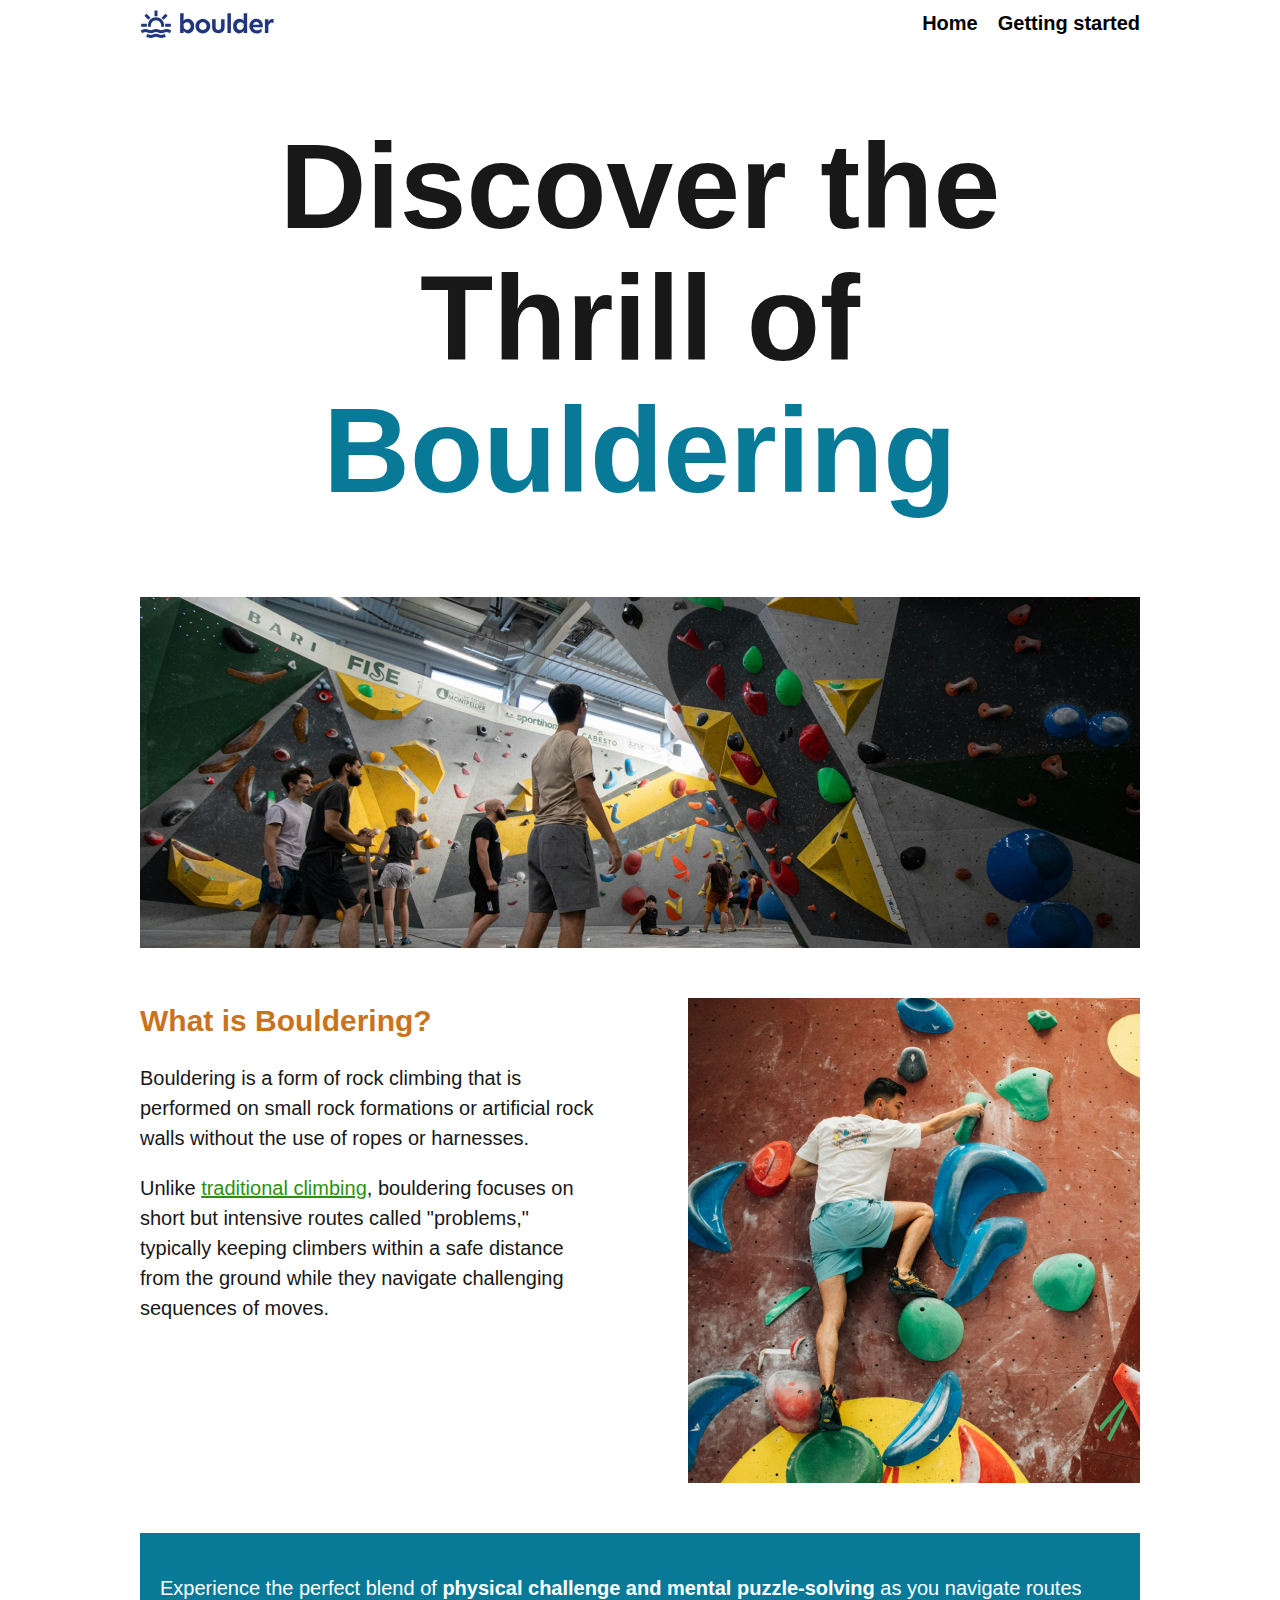
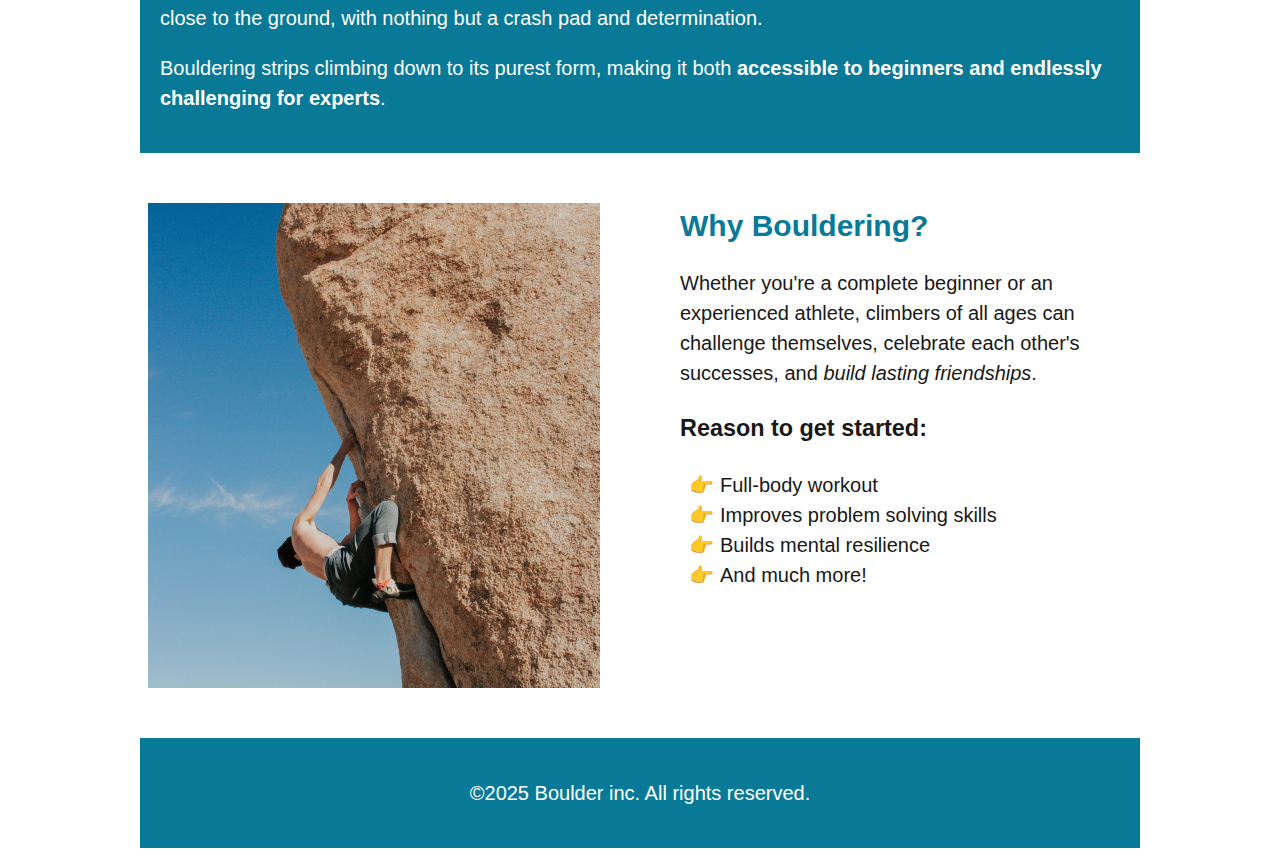
<file: index.html>
<!doctype html>

<html>

<head>
  <meta charset="UTF-8" />
  <meta name="viewport" content="width=device-width, initial-scale=1.0" />
  <title>HTML and CSS for beginners</title>
  <link rel="stylesheet" href="assets/styles/style.css" />
</head>

<body>
  <div class="wrapper">
    <header>
      <img src="assets/images/logo.svg" alt="company logo" />

      <nav class="primary-navigation" aria-label="Primary Navigation">
        <ul>
          <li>
            <a href="index.html">Home</a>
          </li>
          <li>
            <a href="getting-started-page.html">Getting started</a>
          </li>
        </ul>
      </nav>
    </header>

    <main>
      <h1>Discover the Thrill of <span class="teal-text">Bouldering</span></h1>

      <img src="assets/images/bouldering-gym.jpg" alt="a group of people in a boulder climbing gym" />

      <section>
        <div class="two-column-layout">
          <div>
            <h2>What is Bouldering?</h2>
            <p>
              Bouldering is a form of rock climbing that is performed on small rock formations or
              artificial rock walls without the use of ropes or harnesses.
            </p>
            <p>
              Unlike <a href="#">traditional climbing</a>, bouldering focuses on short but intensive routes called
              "problems," typically keeping climbers within a safe distance from the ground while they
              navigate challenging sequences of moves.
            </p>
          </div>
          <img src="./assets/images/what-is-bouldering.jpg" alt="a man attempting to climb in a bouldering gym">
        </div>

        <div class="teal-bg">
          <p>
            Experience the perfect blend of
            <strong>physical challenge and mental puzzle-solving</strong> as you navigate routes
            close to the ground, with nothing but a crash pad and determination.
          </p>
          <p>
            Bouldering strips climbing down to its purest form, making it both
            <strong>accessible to beginners and endlessly challenging for experts</strong>.
          </p>
        </div>
      </section>

      <section>
        <div class="two-column-layout">
          <img src="./assets/images/why-bouldering.jpg" alt="a man climbing a blouder outside with a blue sky">
          <div>
            <h2 class="teal-text">Why Bouldering?</h2>
            <p>
              Whether you're a complete beginner or an experienced athlete, climbers of all ages can
              challenge themselves, celebrate each other's successes, and
              <em>build lasting friendships</em>.
            </p>

            <h3>Reason to get started:</h3>
            <ul>
              <li>Full-body workout</li>
              <li>Improves problem solving skills</li>
              <li>Builds mental resilience</li>
              <li>And much more!</li>
            </ul>
          </div>
        </div>
      </section>
    </main>

    <footer class="teal-bg">
      <p>©2025 Boulder inc. All rights reserved.</p>
    </footer>
  </div>
</body>

</html>
</file>
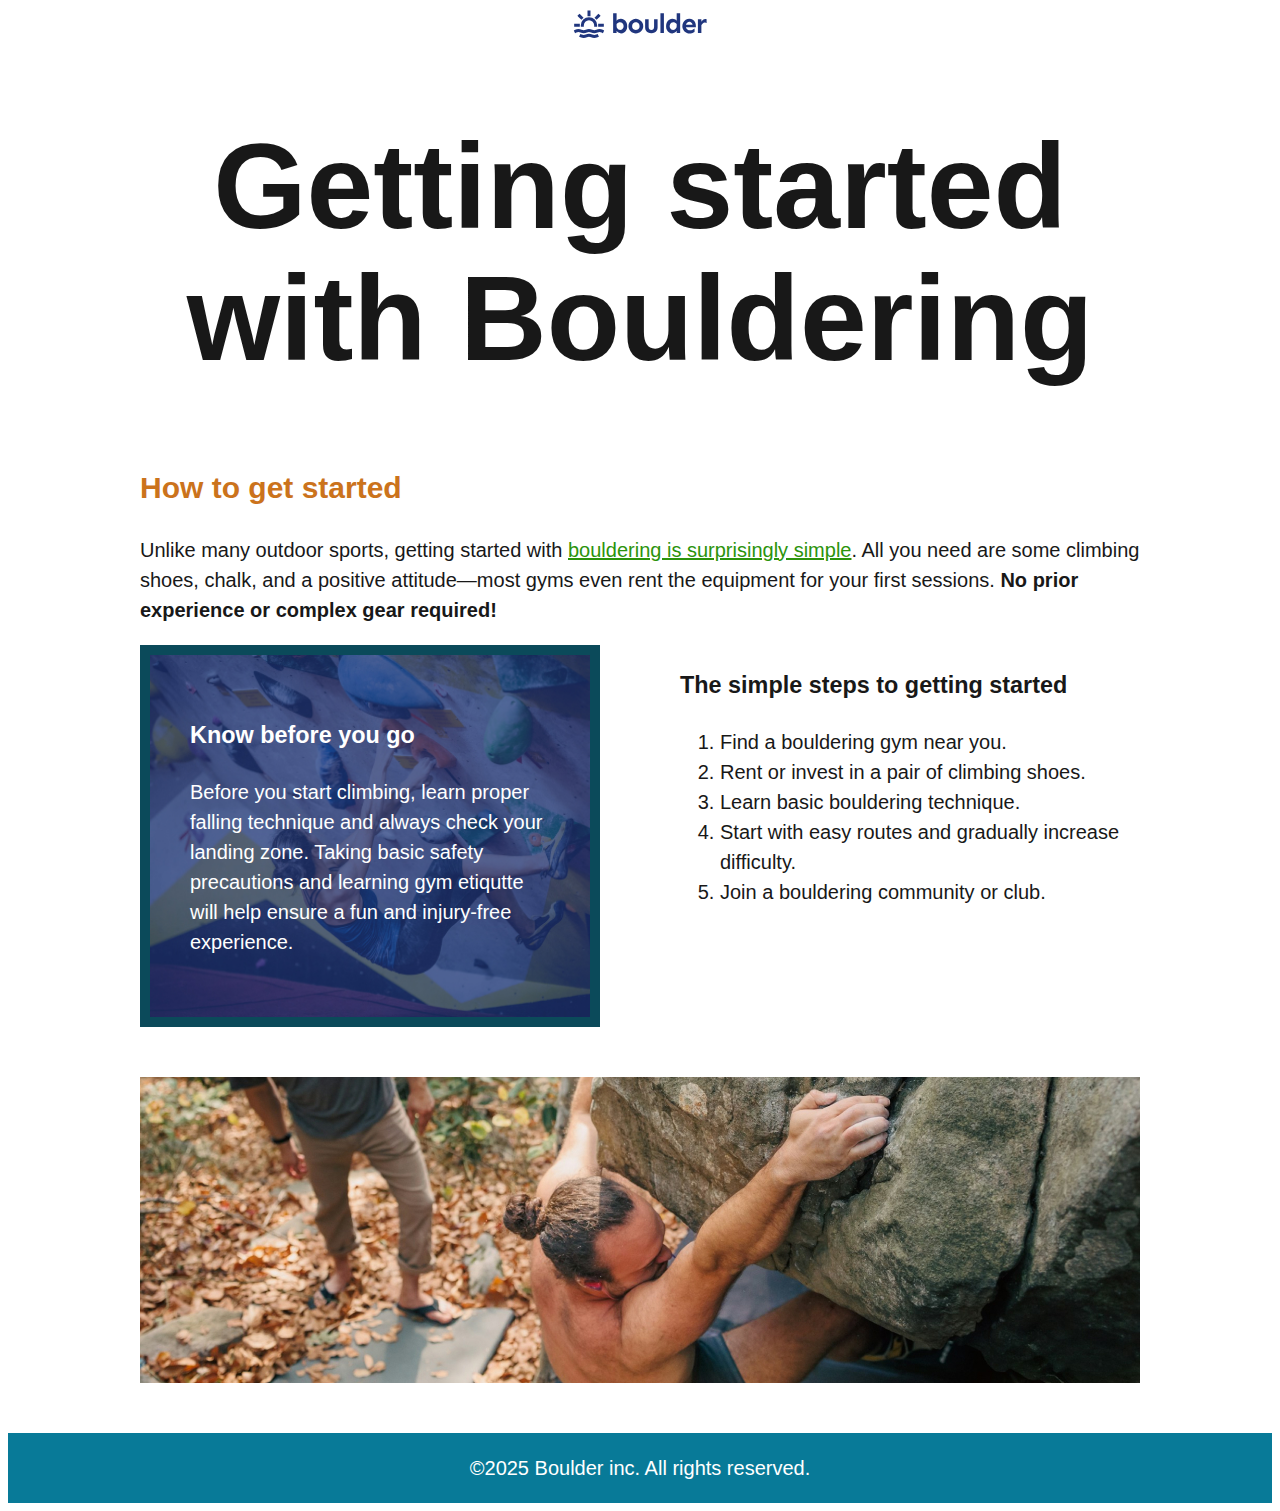
<file: getting-started-page.html>
<html lang="en">

<head>
  <meta charset="UTF-8">
  <meta name="viewport" content="width=device-width, initial-scale=1.0">
  <title>Getting Started Page</title>
  <link rel="stylesheet" href="assets/styles/style.css">
</head>

<body>
  <header>
    <div class="wrapper">
      <img src="assets/images/logo.svg" alt="company logo">
    </div>
  </header>

  <main>
    <div class="wrapper">
      <h1>Getting started with Bouldering</h1>
    </div>

    <section>
      <div class="wrapper">
        <h2>How to get started</h2>
        <p>
          Unlike many outdoor sports, getting started with <a href="#">bouldering is surprisingly simple</a>. All you
          need are some climbing shoes, chalk, and a positive attitude—most gyms even rent the equipment for your first
          sessions.
          <strong>No prior experience or complex gear required!</strong>
        </p>

        <div class="two-column-layout">
          <div class="climber-bg">
            <h3>Know before you go</h3>
            <p>Before you start climbing, learn proper falling technique and always check your landing zone. Taking
              basic
              safety precautions and learning gym etiqutte will help ensure a fun and injury-free experience.</p>
          </div>

          <div>
            <h3>The simple steps to getting started</h3>
            <ol>
              <li>Find a bouldering gym near you.</li>
              <li>Rent or invest in a pair of climbing shoes.</li>
              <li>Learn basic bouldering technique.</li>
              <li>Start with easy routes and gradually increase difficulty.</li>
              <li>Join a bouldering community or club.</li>
            </ol>
          </div>
        </div>
      </div>
    </section>

    <div class="wrapper">
      <img src="./assets/images/getting-started-outdoors.jpg" alt="A man climbing a boulder">
    </div>
  </main>

  <footer class="teal-bg">©2025 Boulder inc. All rights reserved.</footer>
</body>

</html>
</file>
<file: assets/styles/style.css>
:root {
  --white: #ffffff;
  --bg-color: #181818;
  --teal-color: #087a98;
  --primary: #4676a9;
  --secondary: #cb731c;
  --footer-bg: #22466c;
}

* {
  /* We have to put it here because it is not inheritable */
  box-sizing: border-box;
}

body {
  font-family: sans-serif;
  color: var(--bg-color);
  font-size: 1.25rem;
  line-height: 1.5;
}

header {
  display: flex;
  justify-content: space-between;
}

.primary-navigation ul {
  margin: 0;
  padding: 0;
  list-style: none;
  display: flex;
  gap: 20px;
}

.primary-navigation li::marker {
  content: none;
}

.primary-navigation a {
  font-weight: bold;
  color: black;
  text-decoration: none;
}

.primary-navigation a:hover,
primary-navigation a:focus-visible {
  color: #5f9b9f;
}

section {
  margin-block: 50px;
}

.wrapper {
  max-inline-size: 1000px;
  margin-inline: auto;
}

h1 {
  color: var(--bg-color);
  text-align: center;
  font-size: 4rem;
  line-height: 1.1;

  @media (width > 720px) {
    font-size: 7.5rem;
    line-height: 1.1;
  }
}

h2 {
  color: var(--secondary);
}

/* styling anchor/link, order matters here! */
a {
  color: #2b930b;
}

/* a:visited { */
/* color: blue; */
/* } */

a:hover,
a:focus-visible {
  color: #5f9b9f;
}

img {
  display: block;
  max-inline-size: 100%;
}

a:active {
  color: black;
}

ul {
  list-style: square;
  /* list-style: upper-roman; */
  /* list-style-position: outside; */
}

ul li::marker {
  color: red;
  content: '👉 ';
}

/* li { */
/* border: 5px solid blue; */
/* margin-block: 5px; */
/* } */

footer {
  text-align: center;
}

.teal-bg {
  background-color: var(--teal-color);
  color: var(--white);
  padding: 20px;
  margin-block-start: 50px;
  /* margin-block: 50px; */
  /* border: 10px solid #0b4a5a; */
}

.teal-text {
  color: var(--teal-color);
}

.climber-bg {
  background-image: url('../images/simple-steps.jpg');
  color: #ffffff;
  padding: 40px;
  border: #0b4a5a solid 10px;
  background-repeat: no-repeat;
  /* background-position: bottom left; */
  /* background-size: 100px; */
  background-position: center;
  background-size: cover;
}

.two-column-layout h2 {
  margin: 0;
}

.two-column-layout {
  display: grid;
  gap: 20px;
  align-items: start;
  justify-items: end;

  @media (width > 720px) {
    grid-template-columns: repeat(2, 1fr);
    gap: 80px;
  }
}


/* #box { */
/* background-color: #181818; */
/* color: #e4e4ef; */
/* inline-size: 400px; */
/* padding: 100px; */
/* border: 20px solid #ffdd33; */
/* } */

/* p { */
/* background-color: lightsteelblue; */
/* padding-inline-start: 40px; */
/* padding-inline-end: 80px; */
/* padding-block-start: 40px; */
/* padding-block-end: 80px; */
/* border-inline-start: 20px #181818 solid; */
/* padding: 40px; */
/* } */
</file>
